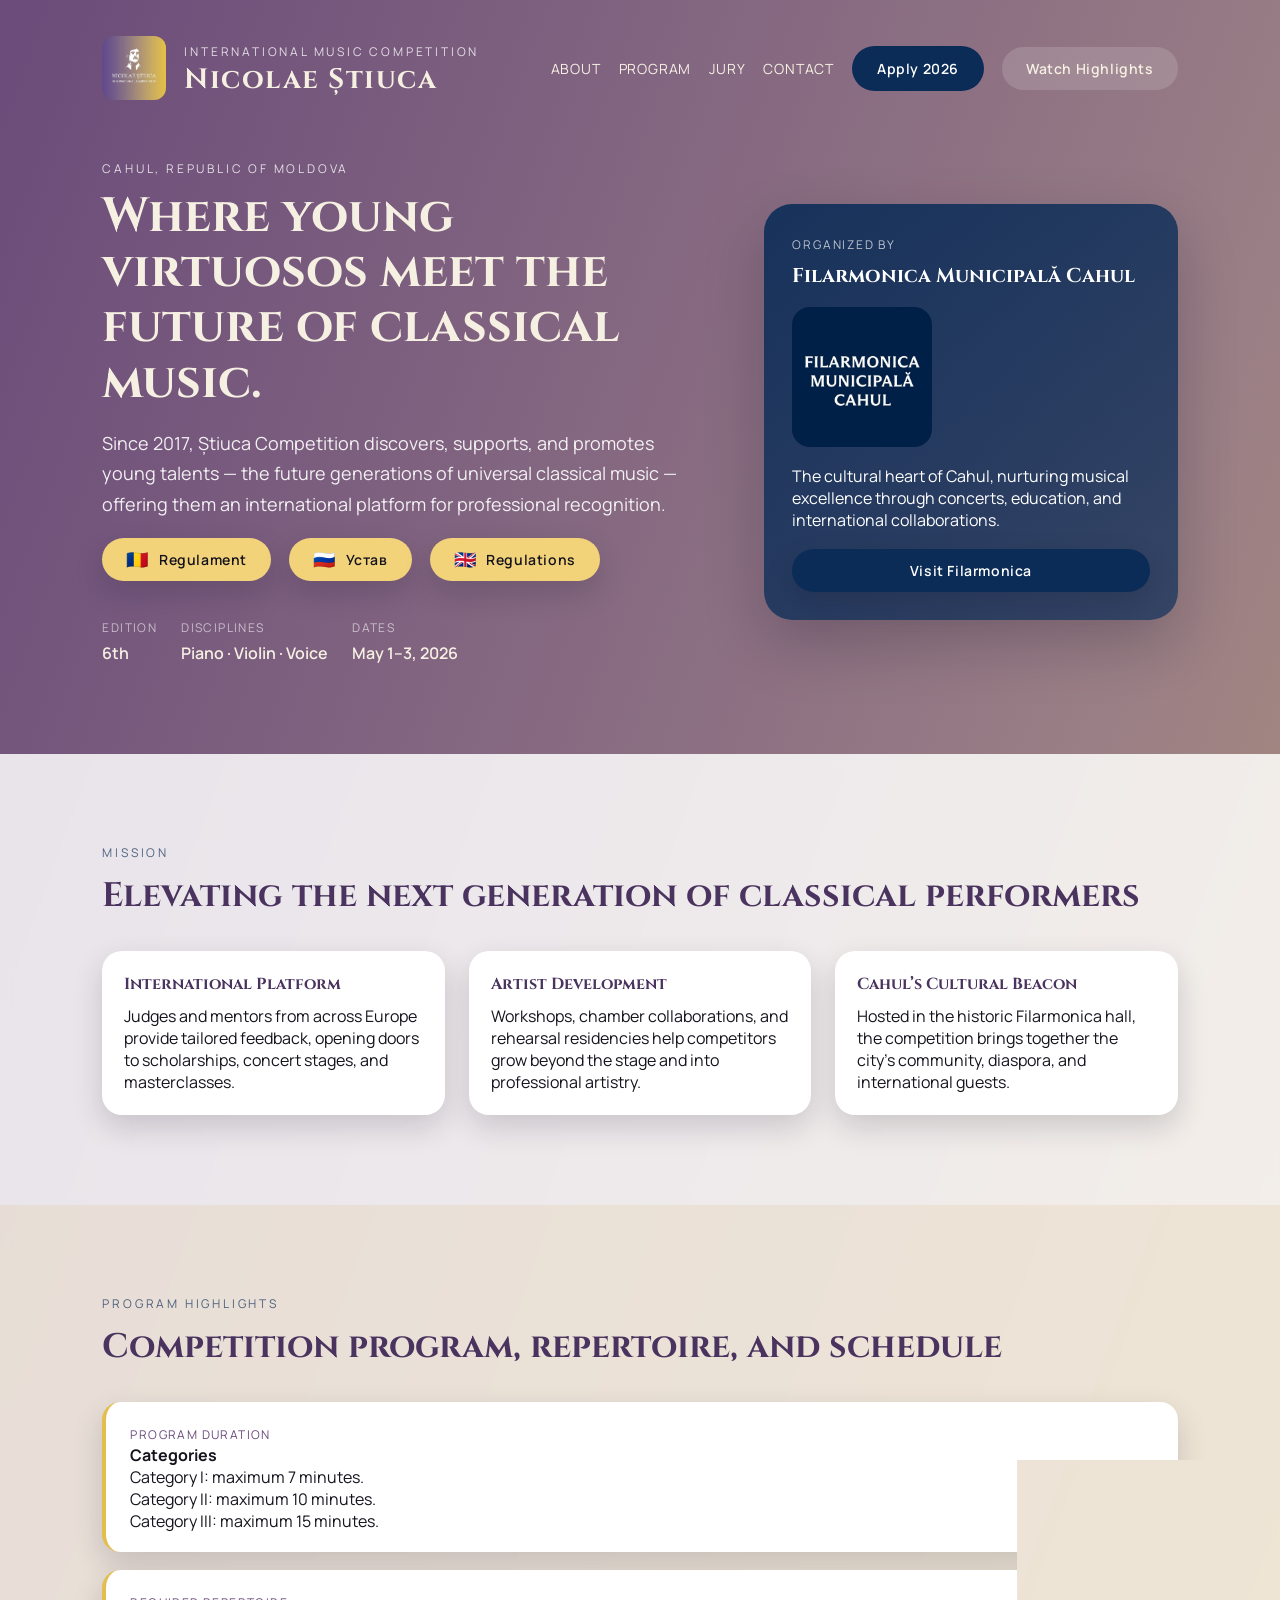
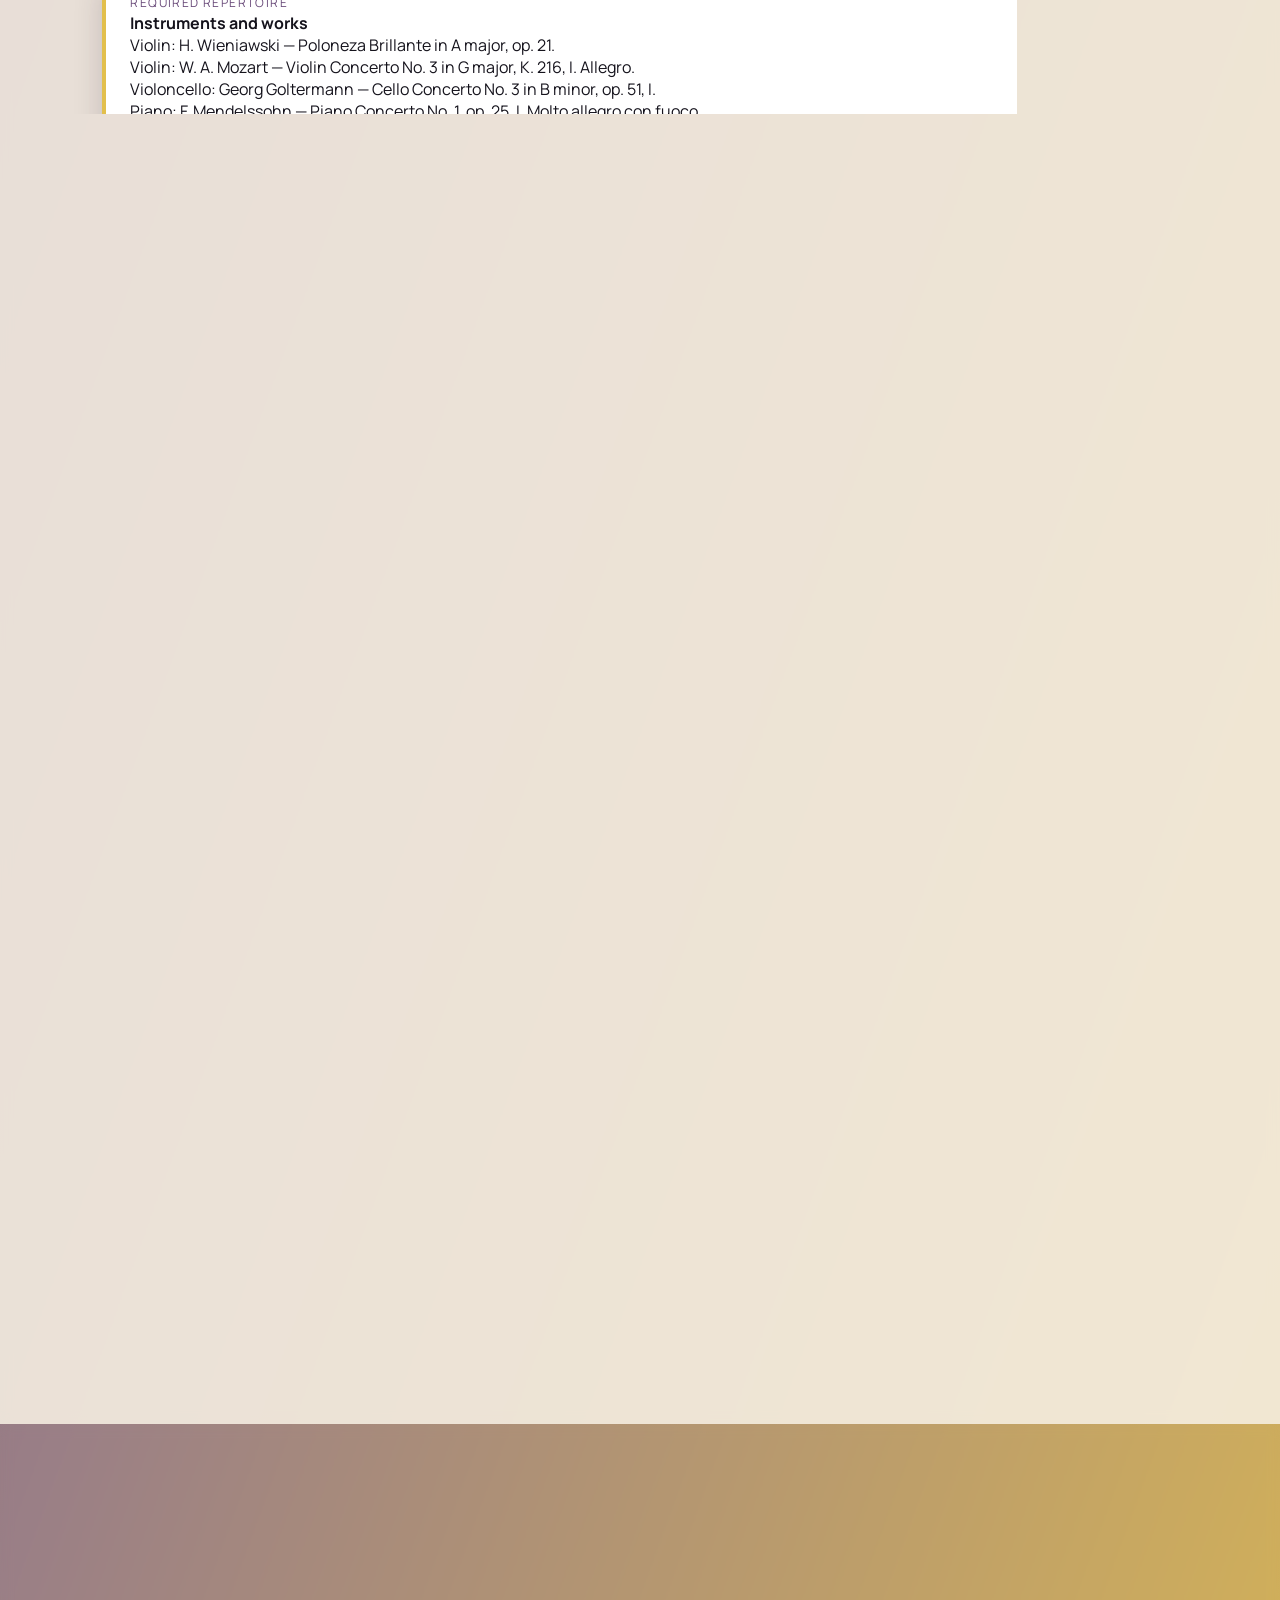
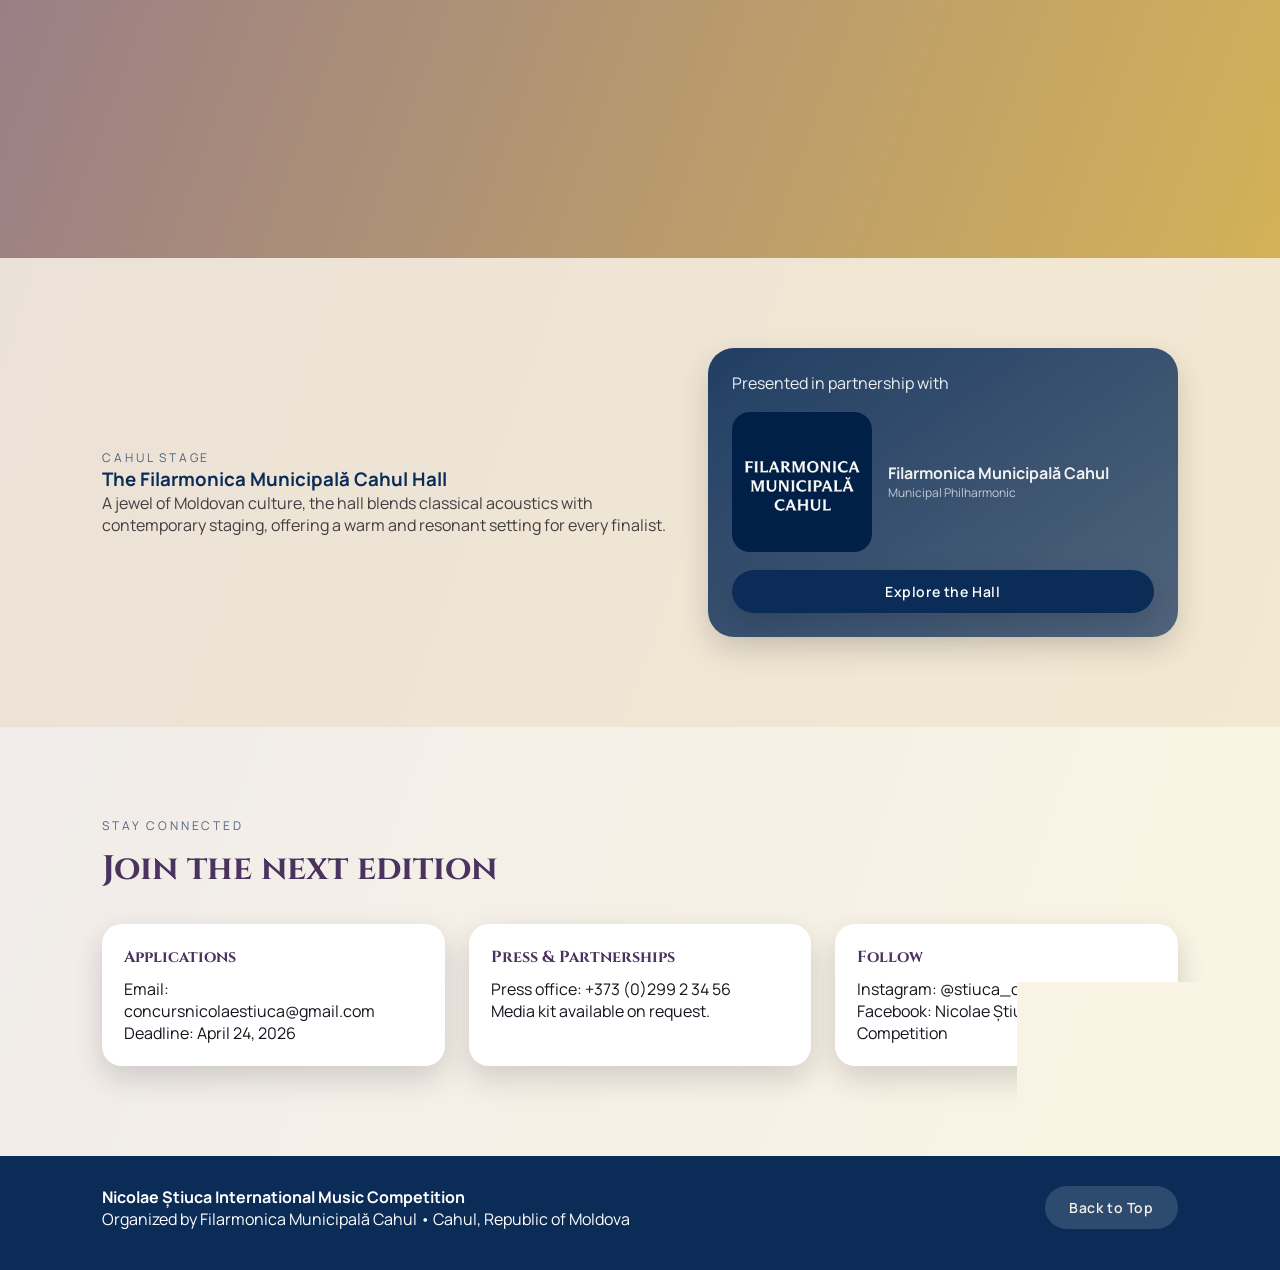
<file: index.html>
<!doctype html>
<html lang="en">
  <head>
    <meta charset="UTF-8" />
    <meta name="viewport" content="width=device-width, initial-scale=1" />
    <title>Nicolae Știuca International Music Competition</title>
    <link rel="stylesheet" href="styles.css" />
  </head>
  <body id="top">
    <div class="page-glow"></div>
    <header class="hero">
      <nav class="nav">
        <a class="nav__brand nav__brand--link" href="index.html">
          <img class="logo logo--stiuca" src="assets/stiuca-logo.jpg" alt="Nicolae Știuca Competition logo" />
          <div>
            <span class="eyebrow">International Music Competition</span>
            <h1>Nicolae Știuca</h1>
          </div>
        </a>
        <div class="nav__actions">
          <a class="nav__link" href="#about">About</a>
          <a class="nav__link" href="#program">Program</a>
          <a class="nav__link" href="#jury">Jury</a>
          <a class="nav__link" href="#contact">Contact</a>
          <a class="btn btn--nav" href="apply.html">Apply 2026</a>
          <a class="btn btn--ghost" href="https://www.youtube.com/@filarmonicacahul" target="_blank" rel="noopener">Watch Highlights</a>
        </div>
      </nav>

      <section class="hero__content">
        <div class="hero__text">
          <p class="eyebrow">Cahul, Republic of Moldova</p>
          <h2>Where young virtuosos meet the future of classical music.</h2>
          <p class="lead">
            Since 2017, Știuca Competition discovers, supports, and promotes young talents —
            the future generations of universal classical music — offering them an international
            platform for professional recognition.
          </p>
          <div class="hero__cta hero__cta--langs">
            <a class="btn btn--flag" href="assets/regulations/Regulations_RO_2026.pdf" download>
              <span class="flag">🇷🇴</span>
              Regulament
            </a>
            <a class="btn btn--flag" href="assets/regulations/Regulations_RU_2026.pdf" download>
              <span class="flag">🇷🇺</span>
              Устав
            </a>
            <a class="btn btn--flag" href="assets/regulations/Regulations_EN_2026.pdf" download>
              <span class="flag">🇬🇧</span>
              Regulations
            </a>
          </div>
          <div class="hero__meta">
            <div>
              <span class="meta__label">Edition</span>
              <span class="meta__value">6th</span>
            </div>
            <div>
              <span class="meta__label">Disciplines</span>
              <span class="meta__value">Piano · Violin · Voice</span>
            </div>
            <div>
              <span class="meta__label">Dates</span>
              <span class="meta__value">May 1–3, 2026</span>
            </div>
          </div>
        </div>

        <div class="hero__card">
          <div class="card__title">
            <span>Organized by</span>
            <strong>Filarmonica Municipală Cahul</strong>
          </div>
          <img class="logo logo--filarmonica" src="assets/filarmonica-logo.jpg" alt="Filarmonica Municipală Cahul logo" />
          <p>
            The cultural heart of Cahul, nurturing musical excellence through concerts, education,
            and international collaborations.
          </p>
          <a class="btn btn--dark" href="https://www.facebook.com/societateafilarmoniciicahul/" target="_blank" rel="noopener">Visit Filarmonica</a>
        </div>
      </section>
    </header>

    <main>
      <section id="about" class="section about">
        <div class="section__header">
          <p class="eyebrow">Mission</p>
          <h3>Elevating the next generation of classical performers</h3>
        </div>
        <div class="about__grid">
          <div class="panel">
            <h4>International Platform</h4>
            <p>
              Judges and mentors from across Europe provide tailored feedback, opening doors to
              scholarships, concert stages, and masterclasses.
            </p>
          </div>
          <div class="panel">
            <h4>Artist Development</h4>
            <p>
              Workshops, chamber collaborations, and rehearsal residencies help competitors grow
              beyond the stage and into professional artistry.
            </p>
          </div>
          <div class="panel">
            <h4>Cahul’s Cultural Beacon</h4>
            <p>
              Hosted in the historic Filarmonica hall, the competition brings together the city’s
              community, diaspora, and international guests.
            </p>
          </div>
        </div>
      </section>

      <section id="program" class="section program">
        <div class="section__header">
          <p class="eyebrow">Program Highlights</p>
          <h3>Competition program, repertoire, and schedule</h3>
        </div>
        <div class="program__timeline">
          <div class="timeline__item">
            <span class="timeline__day">Program Duration</span>
            <h4>Categories</h4>
            <p>Category I: maximum 7 minutes.</p>
            <p>Category II: maximum 10 minutes.</p>
            <p>Category III: maximum 15 minutes.</p>
          </div>
          <div class="timeline__item">
            <span class="timeline__day">Required Repertoire</span>
            <h4>Instruments and works</h4>
            <p>Violin: H. Wieniawski — Poloneza Brillante in A major, op. 21.</p>
            <p>Violin: W. A. Mozart — Violin Concerto No. 3 in G major, K. 216, I. Allegro.</p>
            <p>Violoncello: Georg Goltermann — Cello Concerto No. 3 in B minor, op. 51, I.</p>
            <p>Piano: F. Mendelssohn — Piano Concerto No. 1, op. 25, I. Molto allegro con fuoco.</p>
            <p>Flute: Bernhard Romberg — Concerto for Flute and Orchestra in B minor, op. 30, I. Allegro maestoso.</p>
            <p>Nai (Pan Flute): Gheorghe Zamfir — «Dansul pădurii».</p>
            <p>Clarinet: Johann Stamitz — Concerto in B-flat major, I. Allegro moderato.</p>
            <p>Trumpet: J. Haydn — Concerto in E-flat major, I. Allegro.</p>
            <p>Accordion: R. Galliano — “Tango pour Claude” (4:00) / Derbenco — “Impromptu”.</p>
            <p>Horn: W. A. Mozart — Horn Concerto No. 3, K. 447, I. Allegro moderato.</p>
            <p>Țambal: Constantin Arvinte — “Breaza ca la Predeal”, arr. Valeriu Luță.</p>
          </div>
          <div class="timeline__item">
            <span class="timeline__day">Competition Schedule</span>
            <h4>Program for music school teachers (master-classes/training)</h4>
            <p>Date: Saturday, 2nd May.</p>
            <p>Venue: Palace of Culture “Nicolae Botgros”, Cahul, Republic of Moldova.</p>
            <p>08:30 - 09:00 – Participant registration.</p>
            <p>09:00 - 10:30 - Master-class.</p>
          </div>
          <div class="timeline__item">
            <span class="timeline__day">Competition Schedule</span>
            <h4>Program for competition participants</h4>
            <p>Date: Friday, 1st of May. Official opening of the competition.</p>
            <p>Symphonic concert, National Radio and Television orchestra.</p>
            <p>Date: Saturday, 2nd May, Stage I, Knockout.</p>
            <p>Venue: Palace of Culture “Nicolae Botgros”, Cahul.</p>
            <p>09:00 - 10:30 - Participant registration.</p>
            <p>The fee (300 MDL) for the competition will be paid at the registration desk.</p>
            <p>11:00-13:00 - Category 1 competition, up to and including 10 years old.</p>
            <p>13:00-14:00 - Lunch time.</p>
            <p>14:00 - Competition for categories 2 and 3.</p>
          </div>
          <div class="timeline__item">
            <span class="timeline__day">Exception</span>
            <h4>Sunday, 4th May (for participants who cannot attend Saturday)</h4>
            <p>Venue: Palace of Culture “Nicolae Botgros”, Cahul.</p>
            <p>08:00 - The fee (300 MDL) for the competition will be paid at the registration desk.</p>
            <p>09:00 - 11:00 Competition categories 1,2,3 (Continued).</p>
          </div>
          <div class="timeline__item">
            <span class="timeline__day">Finals</span>
            <h4>Sunday, 3rd May Stage II</h4>
            <p>Venue: Palace of Culture “Nicolae Botgros”, Cahul.</p>
            <p>The contestants who will advance to the second round will perform one of the two pieces chosen by the jury.</p>
            <p>14:00 - 16:00 - Competition, performance with symphony orchestra.</p>
            <p>18:00 \"LAUREATES GALA\" - European Youth Orchestra of the Cahul Municipal Philharmonic.</p>
          </div>
          <div class="timeline__item">
            <span class="timeline__day">Updates</span>
            <h4>Order of entry and venue details</h4>
            <p>The competition schedule with information regarding the venue and the order of entry into the competition will be posted on the competition's Facebook page, according to age categories.</p>
            <p>More details regarding the order of entry into the contest will be published on 30th of April, 2026, on the contest's Facebook page.</p>
            <p>https://www.facebook.com/groups/concursnicolaestiuca/</p>
          </div>
        </div>
      </section>

      <section id="jury" class="section jury">
        <div class="section__header">
          <p class="eyebrow">Jury & Mentors</p>
          <h3>International leaders in performance and pedagogy</h3>
        </div>
        <div class="jury__grid">
          <article class="profile">
            <div class="profile__badge">Piano</div>
            <h4>Prof. Elena Popescu</h4>
            <p>Concert pianist and professor at the Bucharest National University of Music.</p>
          </article>
          <article class="profile">
            <div class="profile__badge">Violin</div>
            <h4>Maestro Luca Greco</h4>
            <p>Principal violinist, Sofia Philharmonic, specializing in young artist mentoring.</p>
          </article>
          <article class="profile">
            <div class="profile__badge">Voice</div>
            <h4>Dr. Ana Ionescu</h4>
            <p>Opera coach and international vocal competition juror.</p>
          </article>
        </div>
      </section>

      <section class="section spotlight">
        <div class="spotlight__content">
          <div>
            <p class="eyebrow">Cahul Stage</p>
            <h3>The Filarmonica Municipală Cahul Hall</h3>
            <p>
              A jewel of Moldovan culture, the hall blends classical acoustics with contemporary
              staging, offering a warm and resonant setting for every finalist.
            </p>
          </div>
          <div class="spotlight__card">
            <p>Presented in partnership with</p>
            <div class="spotlight__brand">
              <img class="logo logo--filarmonica" src="assets/filarmonica-logo.jpg" alt="Filarmonica Municipală Cahul logo" />
              <div>
                <strong>Filarmonica Municipală Cahul</strong>
                <span>Municipal Philharmonic</span>
              </div>
            </div>
            <a class="btn btn--dark" href="https://www.google.com/maps/place/Nicolae+Botgros+Palace+of+Culture/@45.9044607,28.1981793,17z/data=!3m1!4b1!4m6!3m5!1s0x40b65c95d12eae27:0x744d97ee4abf1a9!8m2!3d45.904457!4d28.2007596!16s%2Fg%2F11cp5yd8cx?entry=ttu&g_ep=EgoyMDI2MDMxNS4wIKXMDSoASAFQAw%3D%3D" target="_blank" rel="noopener">Explore the Hall</a>
          </div>
        </div>
      </section>

      <section id="contact" class="section contact">
        <div class="section__header">
          <p class="eyebrow">Stay Connected</p>
          <h3>Join the next edition</h3>
        </div>
        <div class="contact__grid">
          <div class="panel">
            <h4>Applications</h4>
            <p>Email: concursnicolaestiuca@gmail.com</p>
            <p>Deadline: April 24, 2026</p>
          </div>
          <div class="panel">
            <h4>Press & Partnerships</h4>
            <p>Press office: +373 (0)299 2 34 56</p>
            <p>Media kit available on request.</p>
          </div>
          <div class="panel">
            <h4>Follow</h4>
            <p>Instagram: @stiuca_competition</p>
            <p>Facebook: Nicolae Știuca International Competition</p>
          </div>
        </div>
      </section>
    </main>

    <footer class="footer">
      <div>
        <strong>Nicolae Știuca International Music Competition</strong>
        <p>Organized by Filarmonica Municipală Cahul • Cahul, Republic of Moldova</p>
      </div>
      <a class="btn btn--ghost" href="#top">Back to Top</a>
    </footer>
    <script>
      window.addEventListener('load', () => {
        if (window.location.hash) {
          window.history.replaceState(null, '', window.location.pathname);
          window.scrollTo(0, 0);
        }
      });
    </script>
  </body>
</html>
</file>
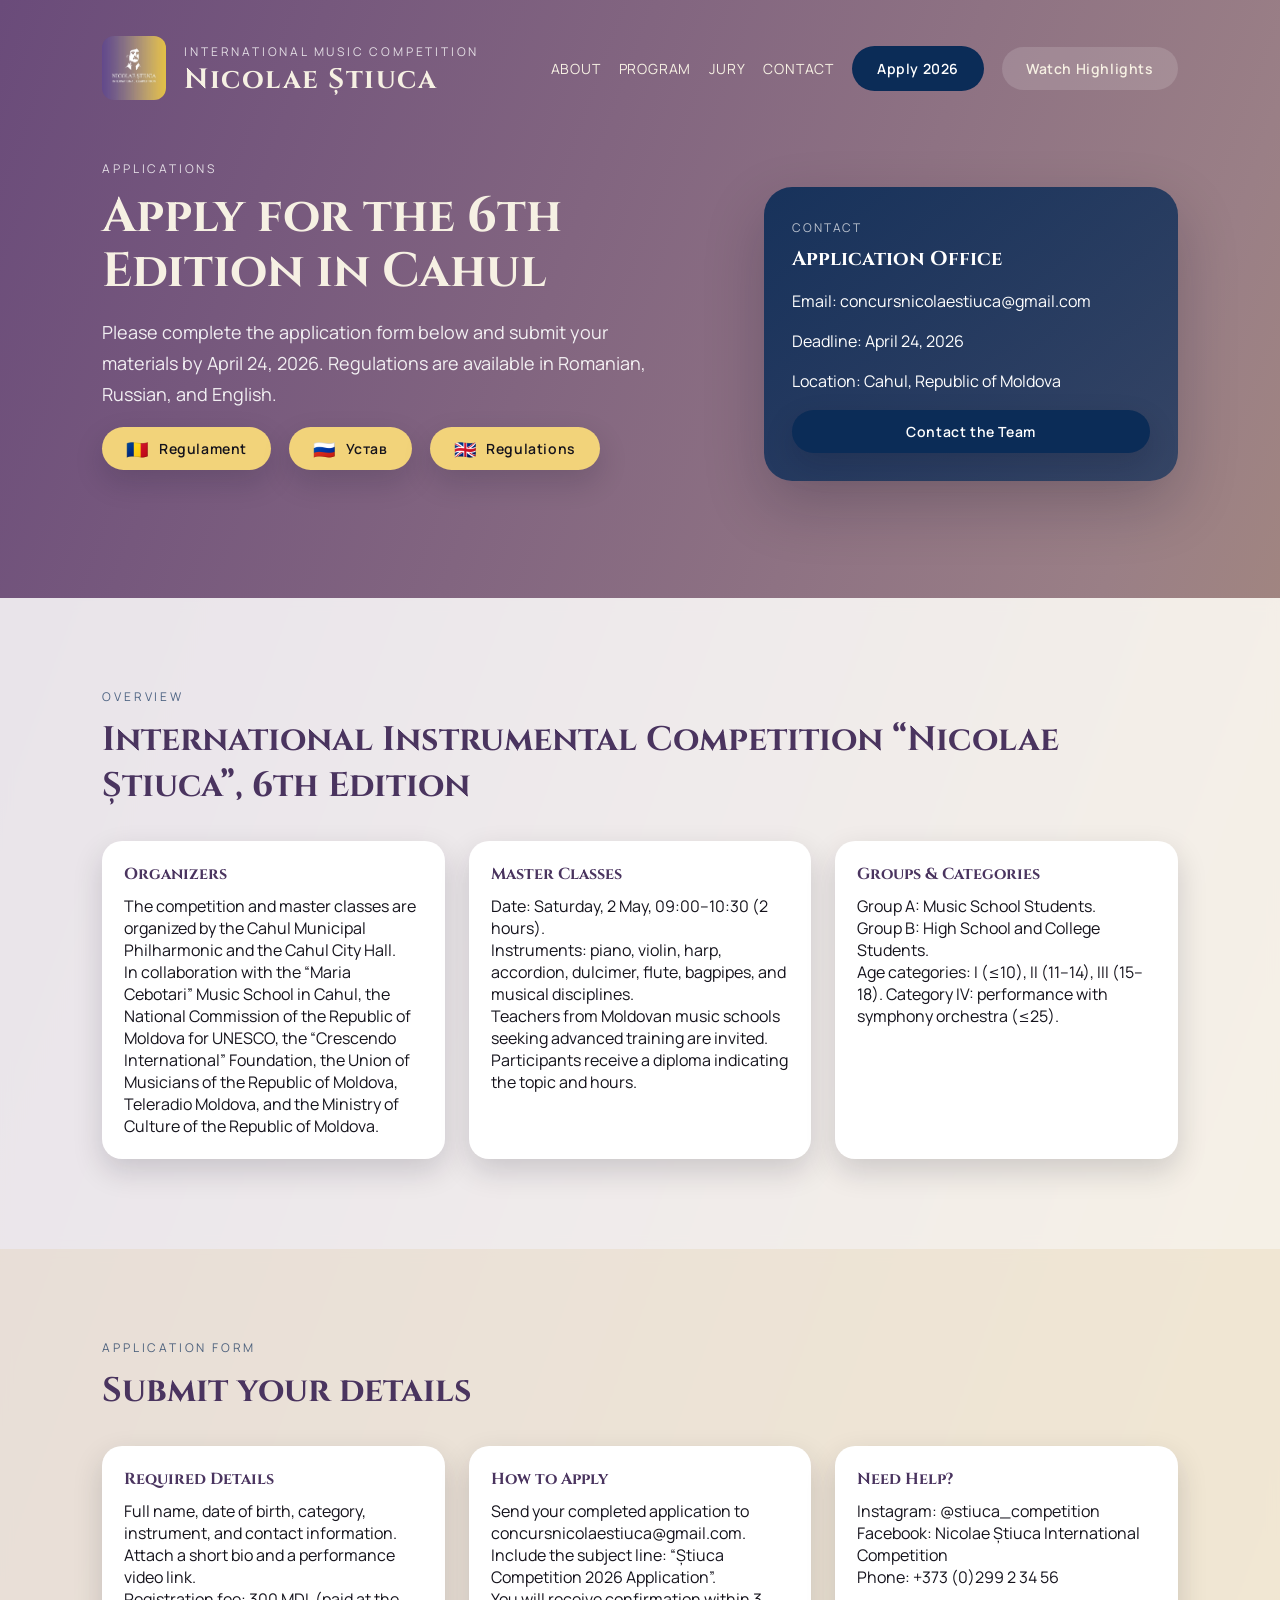
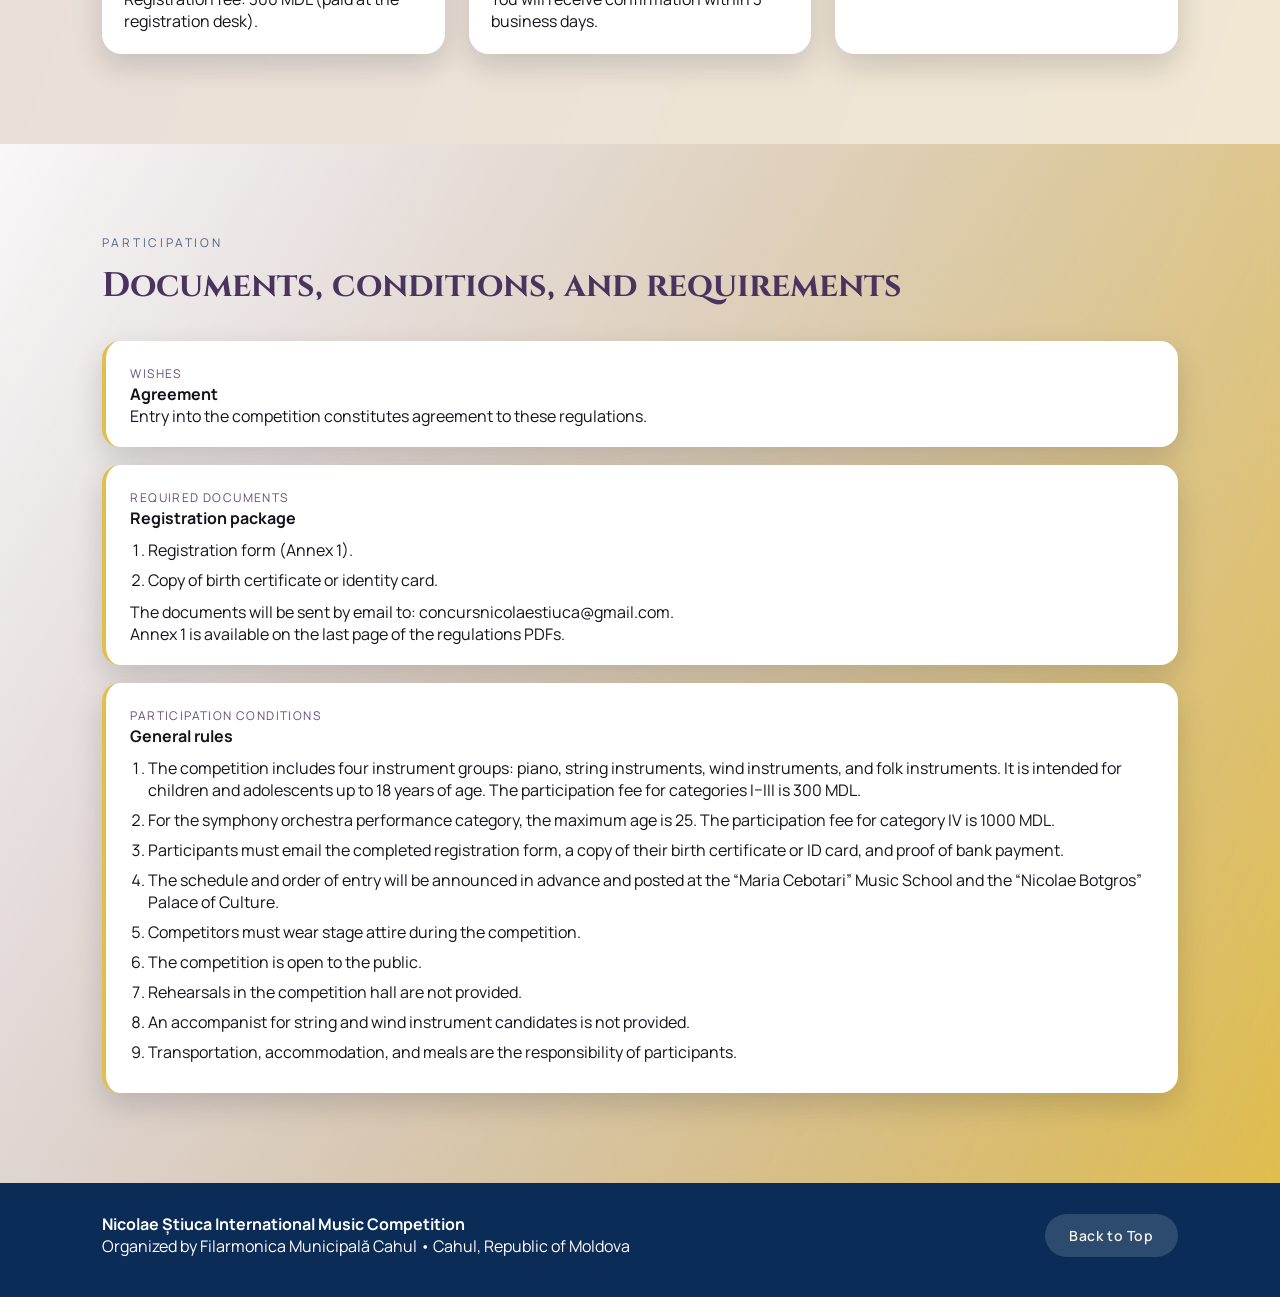
<file: apply.html>
<!doctype html>
<html lang="en">
  <head>
    <meta charset="UTF-8" />
    <meta name="viewport" content="width=device-width, initial-scale=1" />
    <title>Apply | Nicolae Știuca International Music Competition</title>
    <link rel="stylesheet" href="styles.css" />
  </head>
  <body id="top">
    <div class="page-glow"></div>
    <header class="hero">
      <nav class="nav">
        <a class="nav__brand nav__brand--link" href="index.html">
          <img class="logo logo--stiuca" src="assets/stiuca-logo.jpg" alt="Nicolae Știuca Competition logo" />
          <div>
            <span class="eyebrow">International Music Competition</span>
            <h1>Nicolae Știuca</h1>
          </div>
        </a>
        <div class="nav__actions">
          <a class="nav__link" href="index.html#about">About</a>
          <a class="nav__link" href="index.html#program">Program</a>
          <a class="nav__link" href="index.html#jury">Jury</a>
          <a class="nav__link" href="index.html#contact">Contact</a>
          <a class="btn btn--nav" href="apply.html">Apply 2026</a>
          <a class="btn btn--ghost" href="https://www.youtube.com/@filarmonicacahul" target="_blank" rel="noopener">Watch Highlights</a>
        </div>
      </nav>

      <section class="hero__content">
        <div class="hero__text">
          <p class="eyebrow">Applications</p>
          <h2>Apply for the 6th Edition in Cahul</h2>
          <p class="lead">
            Please complete the application form below and submit your materials by April 24, 2026.
            Regulations are available in Romanian, Russian, and English.
          </p>
          <div class="hero__cta hero__cta--langs">
            <a class="btn btn--flag" href="assets/regulations/Regulations_RO_2026.pdf" download>
              <span class="flag">🇷🇴</span>
              Regulament
            </a>
            <a class="btn btn--flag" href="assets/regulations/Regulations_RU_2026.pdf" download>
              <span class="flag">🇷🇺</span>
              Устав
            </a>
            <a class="btn btn--flag" href="assets/regulations/Regulations_EN_2026.pdf" download>
              <span class="flag">🇬🇧</span>
              Regulations
            </a>
          </div>
        </div>
        <div class="hero__card">
          <div class="card__title">
            <span>Contact</span>
            <strong>Application Office</strong>
          </div>
          <p>Email: concursnicolaestiuca@gmail.com</p>
          <p>Deadline: April 24, 2026</p>
          <p>Location: Cahul, Republic of Moldova</p>
          <a class="btn btn--dark" href="mailto:nicolaestiuca@gmail.com">Contact the Team</a>
        </div>
      </section>
    </header>

    <main>
      <section class="section about">
        <div class="section__header">
          <p class="eyebrow">Overview</p>
          <h3>International Instrumental Competition “Nicolae Știuca”, 6th Edition</h3>
        </div>
        <div class="about__grid">
          <div class="panel">
            <h4>Organizers</h4>
            <p>The competition and master classes are organized by the Cahul Municipal Philharmonic and the Cahul City Hall.</p>
            <p>In collaboration with the “Maria Cebotari” Music School in Cahul, the National Commission of the Republic of Moldova for UNESCO, the “Crescendo International” Foundation, the Union of Musicians of the Republic of Moldova, Teleradio Moldova, and the Ministry of Culture of the Republic of Moldova.</p>
          </div>
          <div class="panel">
            <h4>Master Classes</h4>
            <p>Date: Saturday, 2 May, 09:00–10:30 (2 hours).</p>
            <p>Instruments: piano, violin, harp, accordion, dulcimer, flute, bagpipes, and musical disciplines.</p>
            <p>Teachers from Moldovan music schools seeking advanced training are invited. Participants receive a diploma indicating the topic and hours.</p>
          </div>
          <div class="panel">
            <h4>Groups & Categories</h4>
            <p>Group A: Music School Students.</p>
            <p>Group B: High School and College Students.</p>
            <p>Age categories: I (≤10), II (11–14), III (15–18). Category IV: performance with symphony orchestra (≤25).</p>
          </div>
        </div>
      </section>

      <section class="section contact">
        <div class="section__header">
          <p class="eyebrow">Application Form</p>
          <h3>Submit your details</h3>
        </div>
        <div class="contact__grid">
          <div class="panel">
            <h4>Required Details</h4>
            <p>Full name, date of birth, category, instrument, and contact information.</p>
            <p>Attach a short bio and a performance video link.</p>
            <p>Registration fee: 300 MDL (paid at the registration desk).</p>
          </div>
          <div class="panel">
            <h4>How to Apply</h4>
            <p>Send your completed application to concursnicolaestiuca@gmail.com.</p>
            <p>Include the subject line: “Știuca Competition 2026 Application”.</p>
            <p>You will receive confirmation within 3 business days.</p>
          </div>
          <div class="panel">
            <h4>Need Help?</h4>
            <p>Instagram: @stiuca_competition</p>
            <p>Facebook: Nicolae Știuca International Competition</p>
            <p>Phone: +373 (0)299 2 34 56</p>
          </div>
        </div>
      </section>

      <section class="section program">
        <div class="section__header">
          <p class="eyebrow">Participation</p>
          <h3>Documents, conditions, and requirements</h3>
        </div>
        <div class="program__timeline">
          <div class="timeline__item">
            <span class="timeline__day">Wishes</span>
            <h4>Agreement</h4>
            <p>Entry into the competition constitutes agreement to these regulations.</p>
          </div>
          <div class="timeline__item">
            <span class="timeline__day">Required Documents</span>
            <h4>Registration package</h4>
            <ol>
              <li>Registration form (Annex 1).</li>
              <li>Copy of birth certificate or identity card.</li>
            </ol>
            <p>The documents will be sent by email to: concursnicolaestiuca@gmail.com.</p>
            <p>Annex 1 is available on the last page of the regulations PDFs.</p>
          </div>
          <div class="timeline__item">
            <span class="timeline__day">Participation Conditions</span>
            <h4>General rules</h4>
            <ol>
              <li>The competition includes four instrument groups: piano, string instruments, wind instruments, and folk instruments. It is intended for children and adolescents up to 18 years of age. The participation fee for categories I–III is 300 MDL.</li>
              <li>For the symphony orchestra performance category, the maximum age is 25. The participation fee for category IV is 1000 MDL.</li>
              <li>Participants must email the completed registration form, a copy of their birth certificate or ID card, and proof of bank payment.</li>
              <li>The schedule and order of entry will be announced in advance and posted at the “Maria Cebotari” Music School and the “Nicolae Botgros” Palace of Culture.</li>
              <li>Competitors must wear stage attire during the competition.</li>
              <li>The competition is open to the public.</li>
              <li>Rehearsals in the competition hall are not provided.</li>
              <li>An accompanist for string and wind instrument candidates is not provided.</li>
              <li>Transportation, accommodation, and meals are the responsibility of participants.</li>
            </ol>
          </div>
        </div>
      </section>
    </main>

    <footer class="footer">
      <div>
        <strong>Nicolae Știuca International Music Competition</strong>
        <p>Organized by Filarmonica Municipală Cahul • Cahul, Republic of Moldova</p>
      </div>
      <a class="btn btn--ghost" href="#top">Back to Top</a>
    </footer>
  </body>
</html>
</file>
<file: styles.css>
@import url('https://fonts.googleapis.com/css2?family=Cinzel:wght@400;600;700&family=Manrope:wght@300;400;500;600&display=swap');

:root {
  --deep-navy: #0b2c57;
  --navy-soft: #153d6e;
  --gold: #e2bf4c;
  --gold-soft: #f2d37a;
  --plum: #6a4b7a;
  --plum-deep: #4a345f;
  --cream: #f6f0e3;
  --ink: #15131c;
  --white: #ffffff;
  --glass: rgba(255, 255, 255, 0.18);
  --glass-strong: rgba(255, 255, 255, 0.28);
  --shadow: 0 24px 60px rgba(12, 15, 30, 0.22);
  --shadow-soft: 0 12px 30px rgba(12, 15, 30, 0.16);
}

* {
  box-sizing: border-box;
  margin: 0;
  padding: 0;
}

body {
  font-family: 'Manrope', sans-serif;
  color: var(--ink);
  background: linear-gradient(110deg, var(--plum) 0%, #9a7f86 40%, var(--gold) 100%);
  min-height: 100vh;
  position: relative;
  overflow-x: hidden;
}

.page-glow {
  position: fixed;
  inset: -40% auto auto -30%;
  width: 70vw;
  height: 70vw;
  background: radial-gradient(circle, rgba(255, 255, 255, 0.28), rgba(255, 255, 255, 0));
  filter: blur(10px);
  z-index: -1;
}

.hero {
  padding: 36px 8vw 90px;
  color: var(--cream);
  min-height: 62vh;
  position: relative;
  overflow: hidden;
  isolation: isolate;
}

.hero::before {
  content: '';
  position: absolute;
  inset: 0;
  background: linear-gradient(110deg, var(--plum) 0%, #9a7f86 40%, var(--gold) 100%);
  background-size: 220% 220%;
  animation: heroGradient 12s ease-in-out infinite;
  z-index: -1;
}

.nav {
  display: flex;
  justify-content: space-between;
  align-items: center;
  gap: 32px;
  margin-bottom: 60px;
}

.nav__brand {
  display: flex;
  align-items: center;
  gap: 18px;
}

.nav__brand--link {
  color: inherit;
  text-decoration: none;
}

.nav__brand h1 {
  font-family: 'Cinzel', serif;
  font-size: 28px;
  letter-spacing: 1.5px;
}

.nav__actions {
  display: flex;
  align-items: center;
  gap: 18px;
  flex-wrap: wrap;
}

.nav__link {
  color: var(--cream);
  text-decoration: none;
  font-size: 14px;
  letter-spacing: 0.8px;
  text-transform: uppercase;
  position: relative;
}

.nav__link::after {
  content: '';
  position: absolute;
  left: 0;
  bottom: -6px;
  width: 0;
  height: 2px;
  background: var(--gold-soft);
  transition: width 0.3s ease;
}

.nav__link:hover::after {
  width: 100%;
}

.logo {
  width: 64px;
  height: 64px;
  object-fit: contain;
  background: rgba(255, 255, 255, 0.12);
  border-radius: 16px;
  padding: 10px;
}

.logo--filarmonica {
  width: 140px;
  height: 140px;
  padding: 0;
  background: transparent;
  border-radius: 18px;
  object-fit: cover;
}

.logo--stiuca {
  width: 64px;
  height: 64px;
  padding: 0;
  background: transparent;
  border-radius: 12px;
  object-fit: cover;
}

.hero__content {
  display: grid;
  grid-template-columns: minmax(0, 1.2fr) minmax(0, 0.8fr);
  gap: 42px;
  align-items: center;
}

.hero__text h2 {
  font-family: 'Cinzel', serif;
  font-size: clamp(32px, 4vw, 48px);
  line-height: 1.15;
  margin: 12px 0 18px;
}

.lead {
  font-size: 18px;
  line-height: 1.7;
  color: rgba(255, 255, 255, 0.9);
  max-width: 580px;
}

.eyebrow {
  font-size: 12px;
  text-transform: uppercase;
  letter-spacing: 2.8px;
  color: rgba(255, 255, 255, 0.8);
}

.hero__cta {
  display: flex;
  gap: 16px;
  margin: 28px 0 30px;
  flex-wrap: wrap;
}

.hero__cta--langs {
  margin: 18px 0 38px;
  justify-content: flex-start;
  gap: 18px;
  margin-left: 0;
}

.btn--flag {
  text-decoration: none;
  display: inline-flex;
  align-items: center;
  gap: 10px;
  background: rgba(255, 255, 255, 0.16);
  color: var(--cream);
  border: 1px solid rgba(255, 255, 255, 0.35);
  box-shadow: none;
}

.btn--flag:hover {
  background: rgba(255, 255, 255, 0.24);
}

.flag {
  font-size: 18px;
  line-height: 1;
}

.btn {
  border: none;
  padding: 12px 24px;
  border-radius: 999px;
  font-size: 14px;
  font-weight: 600;
  letter-spacing: 0.6px;
  cursor: pointer;
  background: var(--gold-soft);
  color: var(--ink);
  box-shadow: var(--shadow-soft);
  transition: transform 0.25s ease, box-shadow 0.25s ease;
  text-decoration: none;
}

.btn:hover {
  transform: translateY(-2px);
  box-shadow: var(--shadow);
}

.btn--outline {
  background: transparent;
  color: var(--cream);
  border: 1px solid rgba(255, 255, 255, 0.6);
  box-shadow: none;
}

.btn--nav {
  background: var(--deep-navy);
  color: var(--white);
  border: 1px solid rgba(11, 44, 87, 0.4);
  box-shadow: none;
}

.btn--nav:hover {
  background: #0f3a6f;
}

.btn--ghost {
  background: rgba(255, 255, 255, 0.14);
  color: var(--cream);
  box-shadow: none;
}

.btn--dark {
  background: var(--deep-navy);
  color: var(--white);
  display: inline-flex;
  align-items: center;
  justify-content: center;
}

.hero__meta {
  display: flex;
  gap: 24px;
  flex-wrap: wrap;
}

.meta__label {
  display: block;
  font-size: 12px;
  letter-spacing: 1.4px;
  text-transform: uppercase;
  color: rgba(255, 255, 255, 0.6);
}

.meta__value {
  display: block;
  font-weight: 600;
  margin-top: 6px;
}

.hero__card {
  background: linear-gradient(145deg, rgba(11, 44, 87, 0.9), rgba(11, 44, 87, 0.7));
  color: var(--white);
  padding: 28px;
  border-radius: 28px;
  box-shadow: var(--shadow);
  display: grid;
  gap: 18px;
}

.card__title span {
  font-size: 12px;
  letter-spacing: 1.8px;
  text-transform: uppercase;
  color: rgba(255, 255, 255, 0.7);
}

.card__title strong {
  display: block;
  font-family: 'Cinzel', serif;
  font-size: 20px;
  margin-top: 8px;
}

.section {
  padding: 90px 8vw;
  background: rgba(255, 255, 255, 0.84);
  backdrop-filter: blur(6px);
  position: relative;
}

.section:nth-of-type(even) {
  background: rgba(246, 240, 227, 0.88);
}

.section__header {
  margin-bottom: 32px;
}

.section__header .eyebrow {
  color: rgba(11, 44, 87, 0.7);
}

.section__header h3 {
  font-family: 'Cinzel', serif;
  font-size: clamp(24px, 3vw, 34px);
  color: var(--plum-deep);
  margin-top: 12px;
}

.about__grid,
.contact__grid,
.jury__grid {
  display: grid;
  grid-template-columns: repeat(auto-fit, minmax(220px, 1fr));
  gap: 24px;
}

.panel {
  background: var(--white);
  border-radius: 20px;
  padding: 22px;
  box-shadow: var(--shadow-soft);
}

.panel h4 {
  font-family: 'Cinzel', serif;
  margin-bottom: 10px;
  color: var(--plum-deep);
}

.program {
  background: linear-gradient(120deg, rgba(255, 255, 255, 0.95), rgba(226, 191, 76, 0.12));
}

.program__timeline {
  display: grid;
  gap: 18px;
}

.timeline__item {
  background: var(--white);
  border-radius: 18px;
  padding: 20px 24px;
  border-left: 4px solid var(--gold);
  box-shadow: var(--shadow-soft);
}

.timeline__item ol {
  padding-left: 18px;
  margin: 10px 0;
}

.timeline__item li {
  margin-bottom: 8px;
}

.timeline__day {
  font-size: 12px;
  text-transform: uppercase;
  letter-spacing: 1.4px;
  color: var(--plum);
}

.jury {
  background: linear-gradient(120deg, rgba(11, 44, 87, 0.1), rgba(255, 255, 255, 0.9));
}

.profile {
  background: var(--white);
  border-radius: 22px;
  padding: 22px;
  box-shadow: var(--shadow-soft);
  position: relative;
}

.profile__badge {
  display: inline-block;
  font-size: 11px;
  text-transform: uppercase;
  letter-spacing: 1.8px;
  padding: 6px 10px;
  border-radius: 999px;
  background: rgba(11, 44, 87, 0.12);
  color: var(--deep-navy);
  margin-bottom: 10px;
}

.spotlight {
  background: linear-gradient(120deg, #f7f0e4, #eadbc3);
  color: var(--deep-navy);
}

.spotlight .eyebrow {
  color: rgba(11, 44, 87, 0.7);
}

.spotlight h3 {
  color: var(--deep-navy);
}

.spotlight p {
  color: rgba(17, 16, 22, 0.78);
}

.spotlight__card {
  color: var(--white);
  background: linear-gradient(145deg, rgba(11, 44, 87, 0.9), rgba(11, 44, 87, 0.7));
  border: none;
}

.spotlight__card p,
.spotlight__card strong,
.spotlight__card span {
  color: rgba(255, 255, 255, 0.92);
}

.spotlight__content {
  display: grid;
  grid-template-columns: minmax(0, 1.1fr) minmax(0, 0.9fr);
  gap: 32px;
  align-items: center;
}

.spotlight__card {
  border-radius: 26px;
  padding: 24px;
  box-shadow: var(--shadow-soft);
  display: grid;
  gap: 18px;
}

.spotlight__brand {
  display: flex;
  align-items: center;
  gap: 16px;
}

.spotlight__brand span {
  display: block;
  font-size: 12px;
  color: rgba(255, 255, 255, 0.7);
}

.footer {
  padding: 30px 8vw 40px;
  background: var(--deep-navy);
  color: var(--white);
  display: flex;
  justify-content: space-between;
  align-items: center;
  flex-wrap: wrap;
  gap: 18px;
}

@media (max-width: 980px) {
  .nav {
    flex-direction: column;
    align-items: flex-start;
  }

  .hero__content,
  .spotlight__content {
    grid-template-columns: 1fr;
  }
}

@media (max-width: 700px) {
  .hero {
    padding: 28px 6vw 70px;
  }

  .section {
    padding: 70px 6vw;
  }

  .hero__meta {
    flex-direction: column;
    align-items: flex-start;
  }
}

@keyframes heroGradient {
  0% {
    background-position: 0% 50%;
  }
  50% {
    background-position: 100% 50%;
  }
  100% {
    background-position: 0% 50%;
  }
}

@media (prefers-reduced-motion: reduce) {
  .hero::before {
    animation: none;
  }
}
</file>
